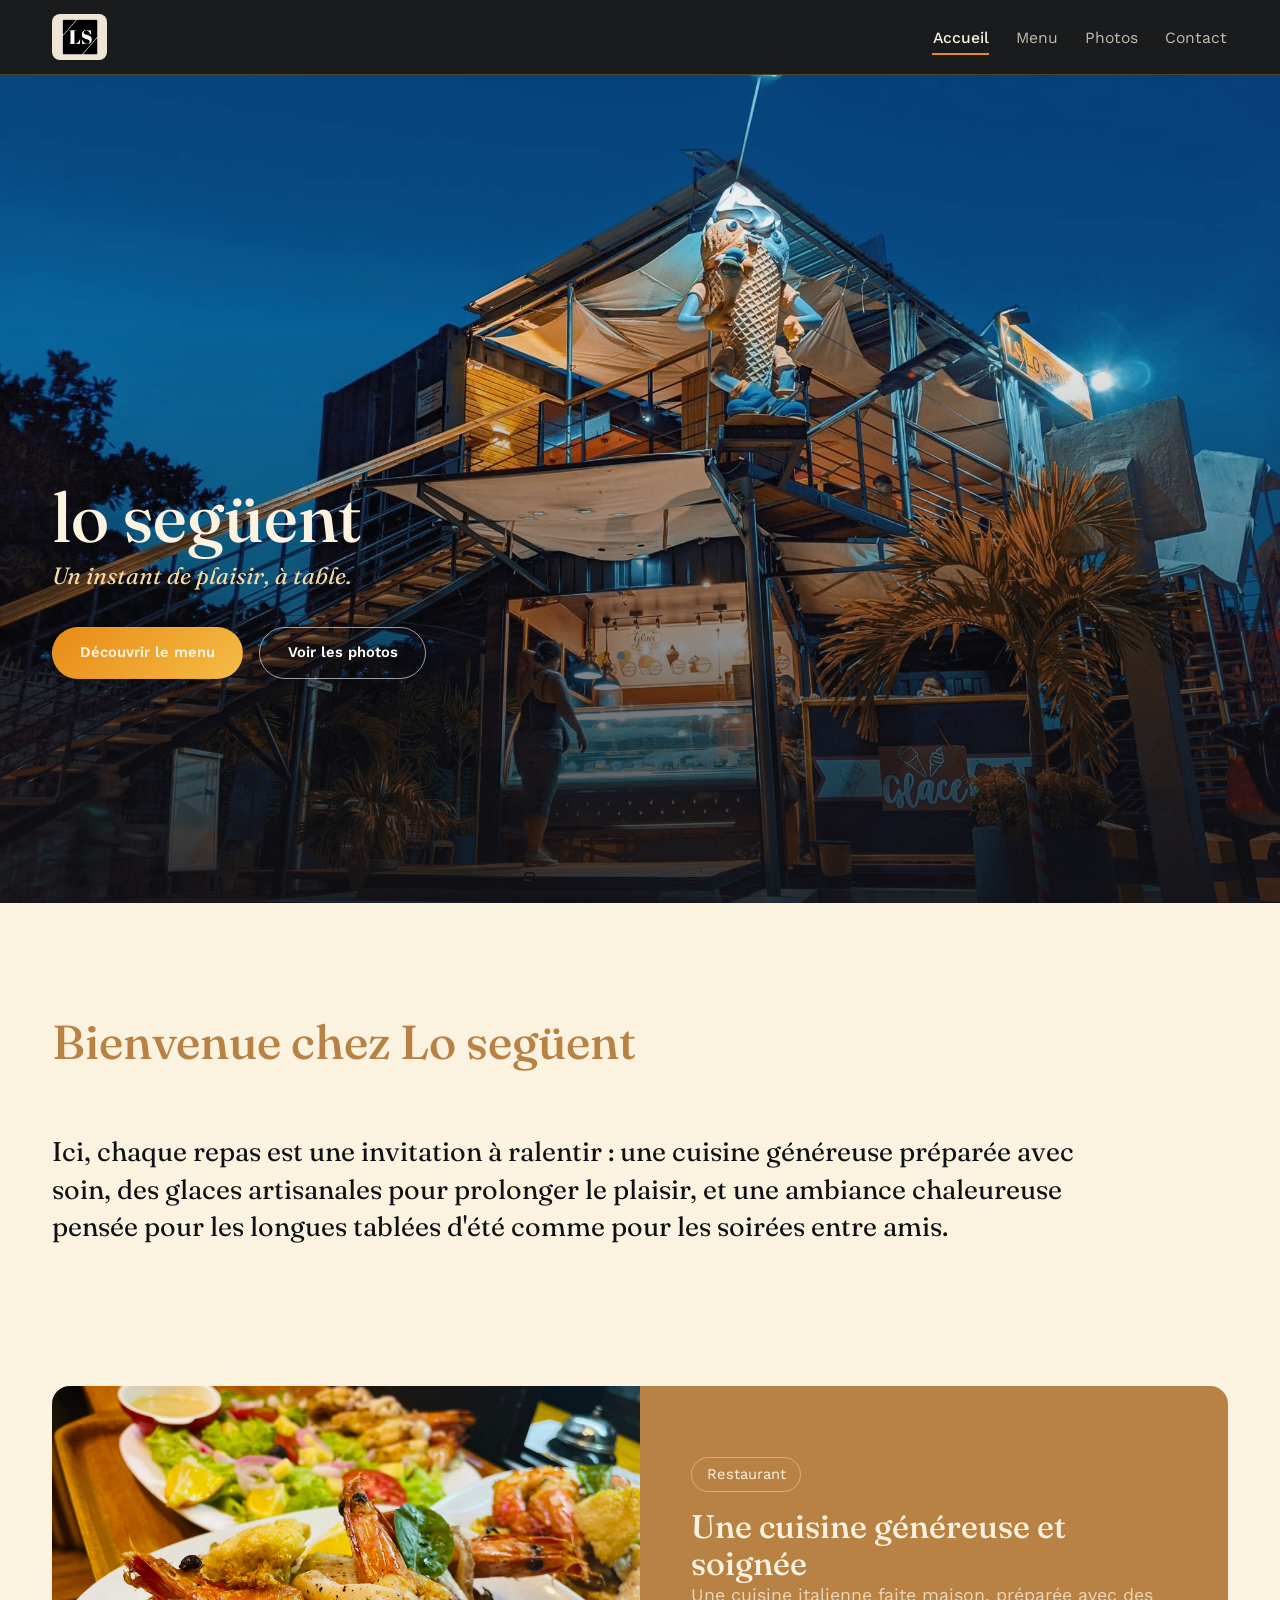
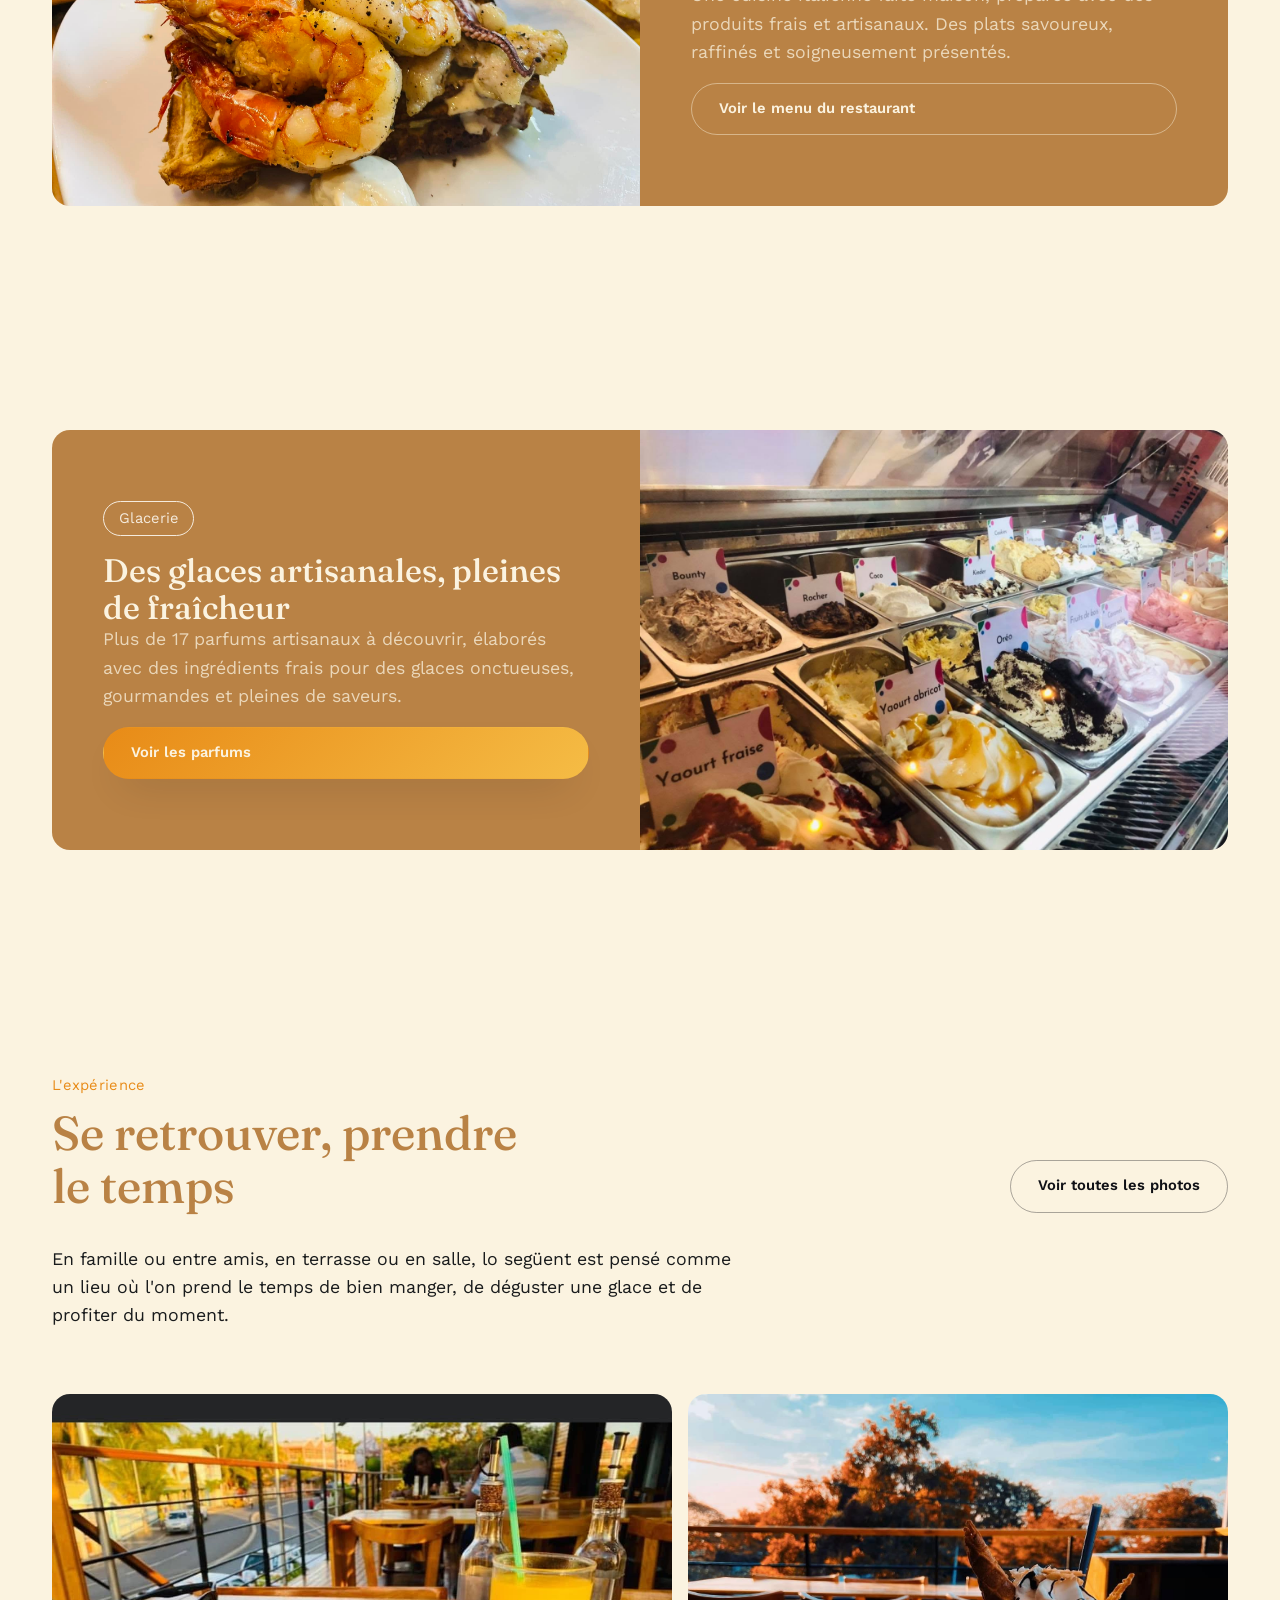
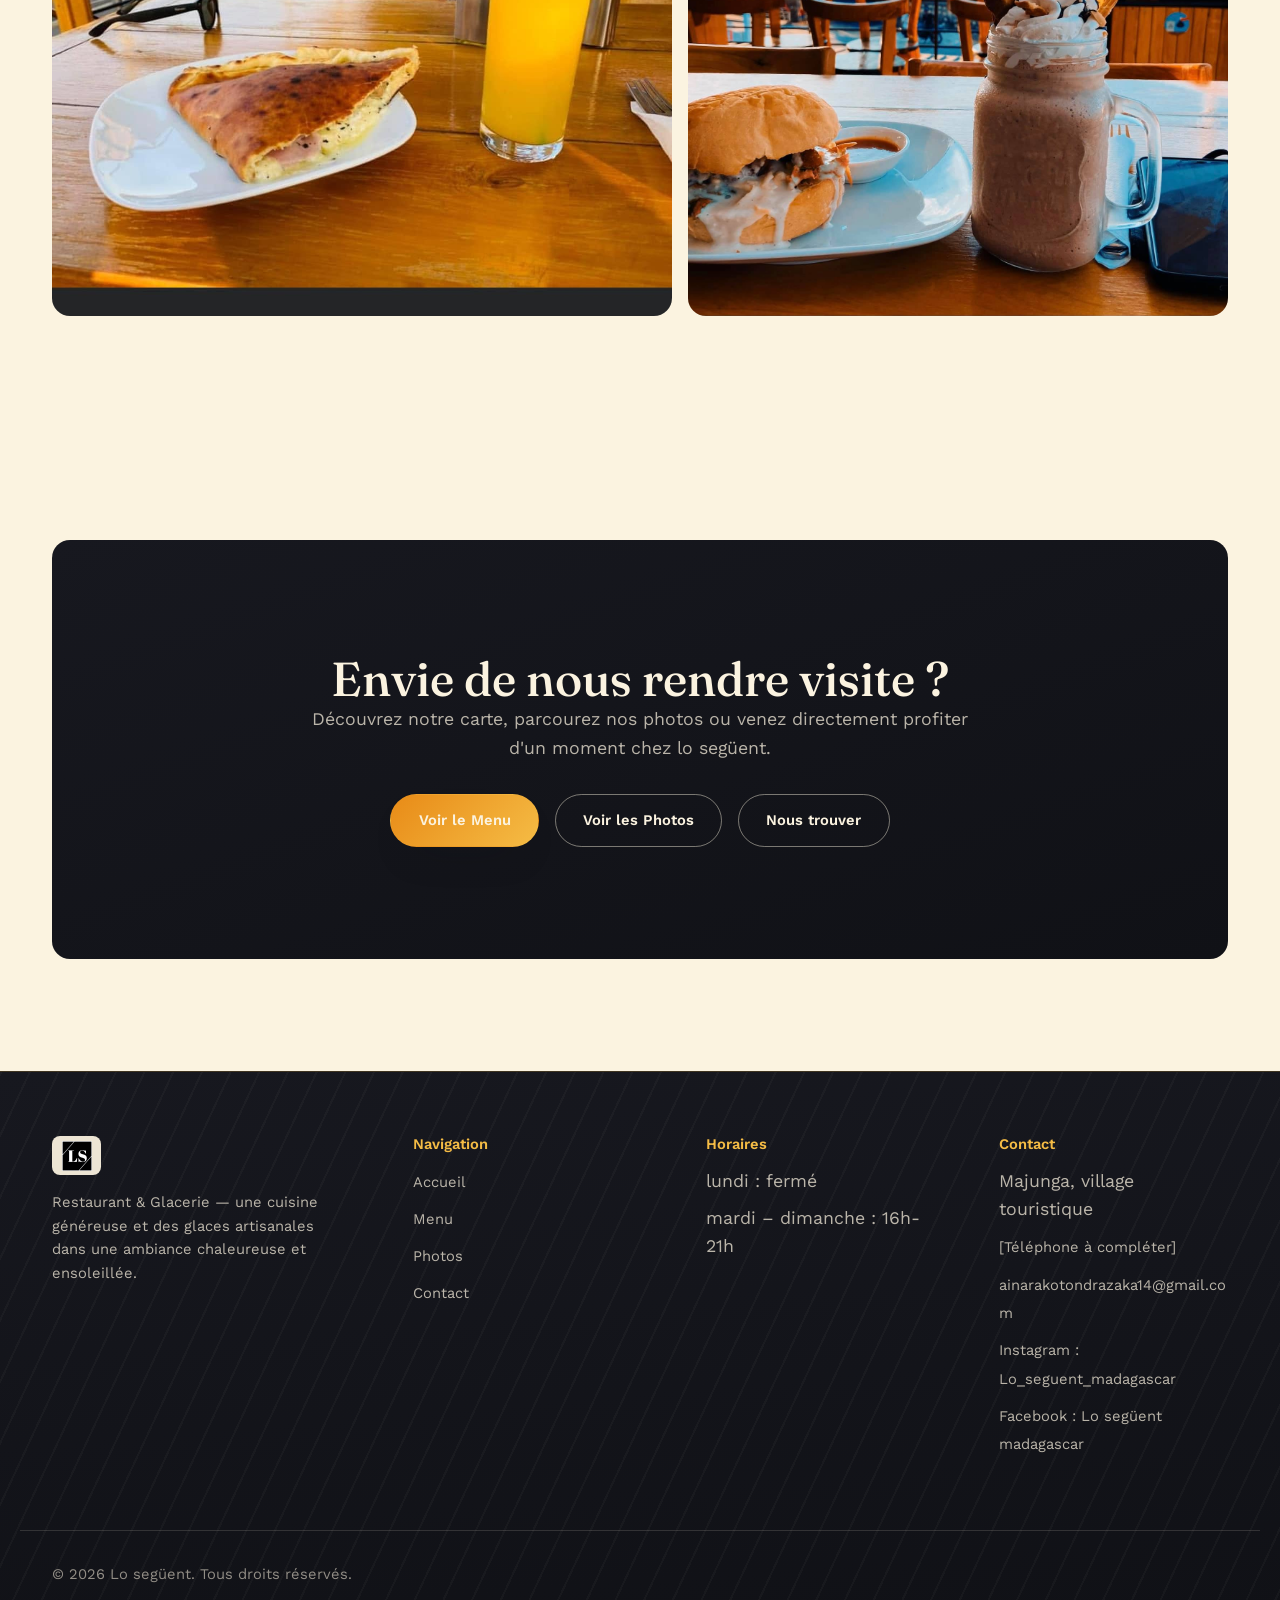
<file: index.html>
<!DOCTYPE html>
<html lang="fr">
<head>
  <meta charset="UTF-8">
  <meta name="viewport" content="width=device-width, initial-scale=1">
  <title>Lo següent— Restaurant & Glacerie</title>
  <meta name="description" content="Lo següent, restaurant et glacerie : cuisine généreuse, glaces artisanales et ambiance chaleureuse et ensoleillée.">
  <link rel="stylesheet" href="assets/css/base.css">
  <link rel="stylesheet" href="assets/css/components.css">
  <link rel="stylesheet" href="assets/css/animations.css">
</head>
<body>

  <div id="navbar"></div>

  <main>
    <div id="hero"></div>
    <div id="intro"></div>
    <div id="restaurantSection"></div>
    <div id="glacerieSection"></div>
    <div id="ambiance"></div>
    <div id="ctaFinal"></div>
  </main>

  <div id="footer"></div>

  <script src="assets/js/data.js"></script>
  <script src="assets/js/layout.js"></script>
  <script src="assets/js/main.js"></script>
  <script src="assets/js/home-render.js"></script>
</body>
</html>
</file>
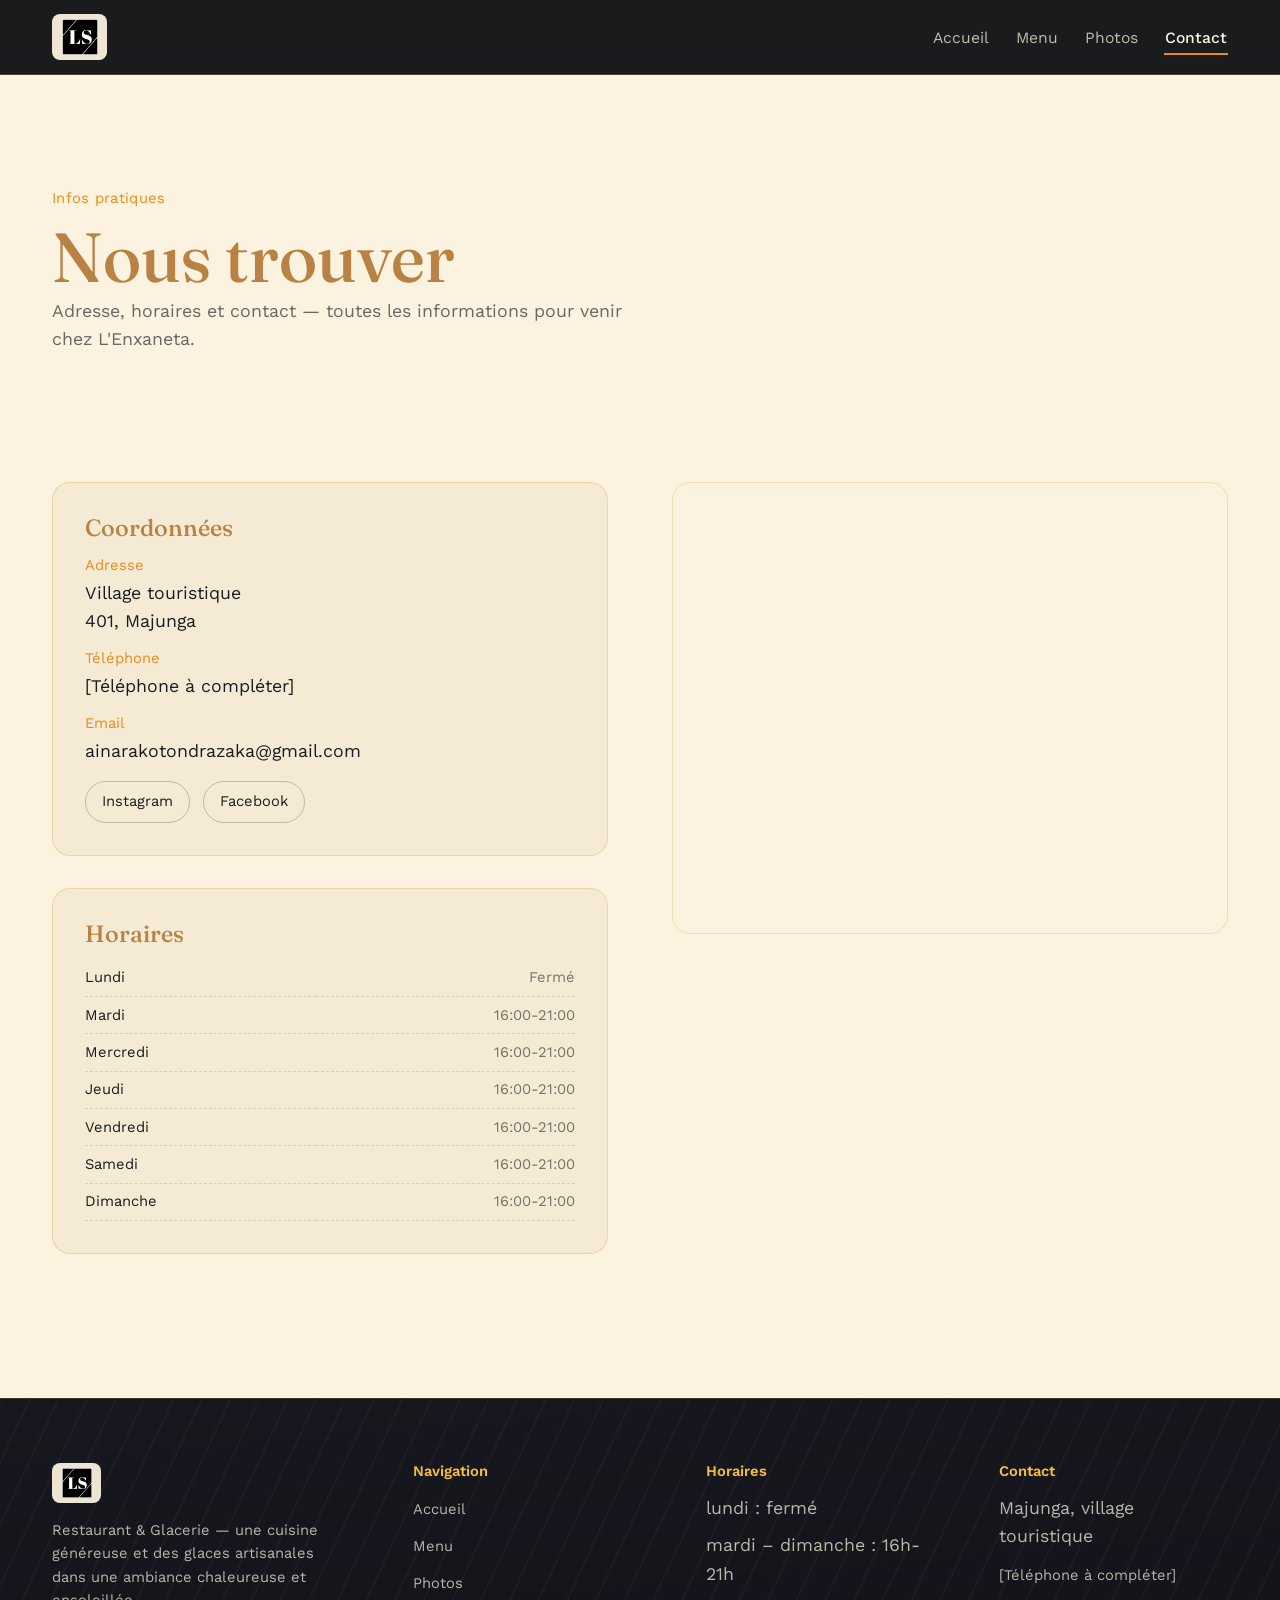
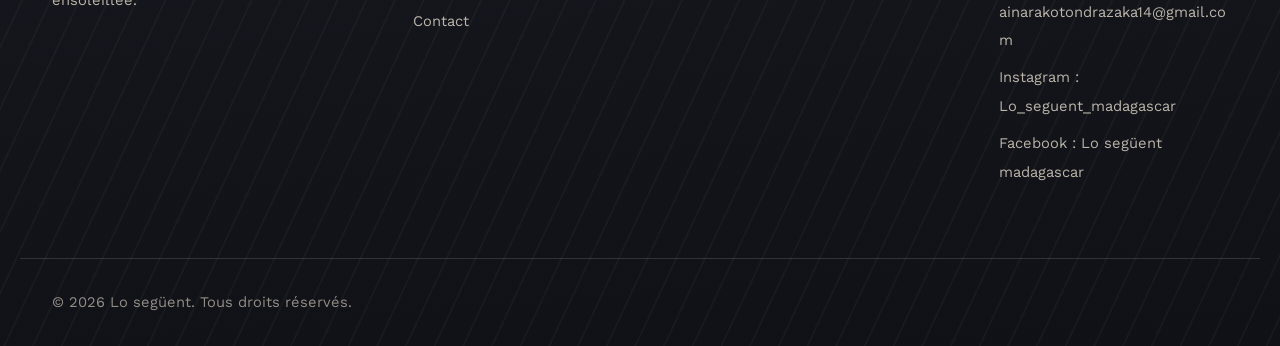
<file: contact.html>
<!DOCTYPE html>
<html lang="fr">
<head>
  <meta charset="UTF-8">
  <meta name="viewport" content="width=device-width, initial-scale=1">
  <title>Contact — L'Enxaneta</title>
  <meta name="description" content="Adresse, horaires, téléphone et localisation de L'Enxaneta.">
  <link rel="stylesheet" href="assets/css/base.css">
  <link rel="stylesheet" href="assets/css/components.css">
  <link rel="stylesheet" href="assets/css/animations.css">
</head>
<body>

  <div id="navbar"></div>

  <main>
    <section style="padding-bottom:0;">
      <div class="container">
        <p class="eyebrow">Infos pratiques</p>
        <h1 style="max-width:14ch">Nous trouver</h1>
        <p style="max-width:52ch;color:#5B4A3B">
          Adresse, horaires et contact — toutes les informations pour venir chez L'Enxaneta.
        </p>
      </div>
    </section>

    <section>
      <div class="container contact-grid">
        <div id="contactInfo"></div>
        <div id="contactMap"></div>
      </div>
    </section>
  </main>

  <div id="footer"></div>

  <script src="assets/js/data.js"></script>
  <script src="assets/js/layout.js"></script>
  <script src="assets/js/main.js"></script>
  <script src="assets/js/contact-render.js"></script>
</body>
</html>
</file>
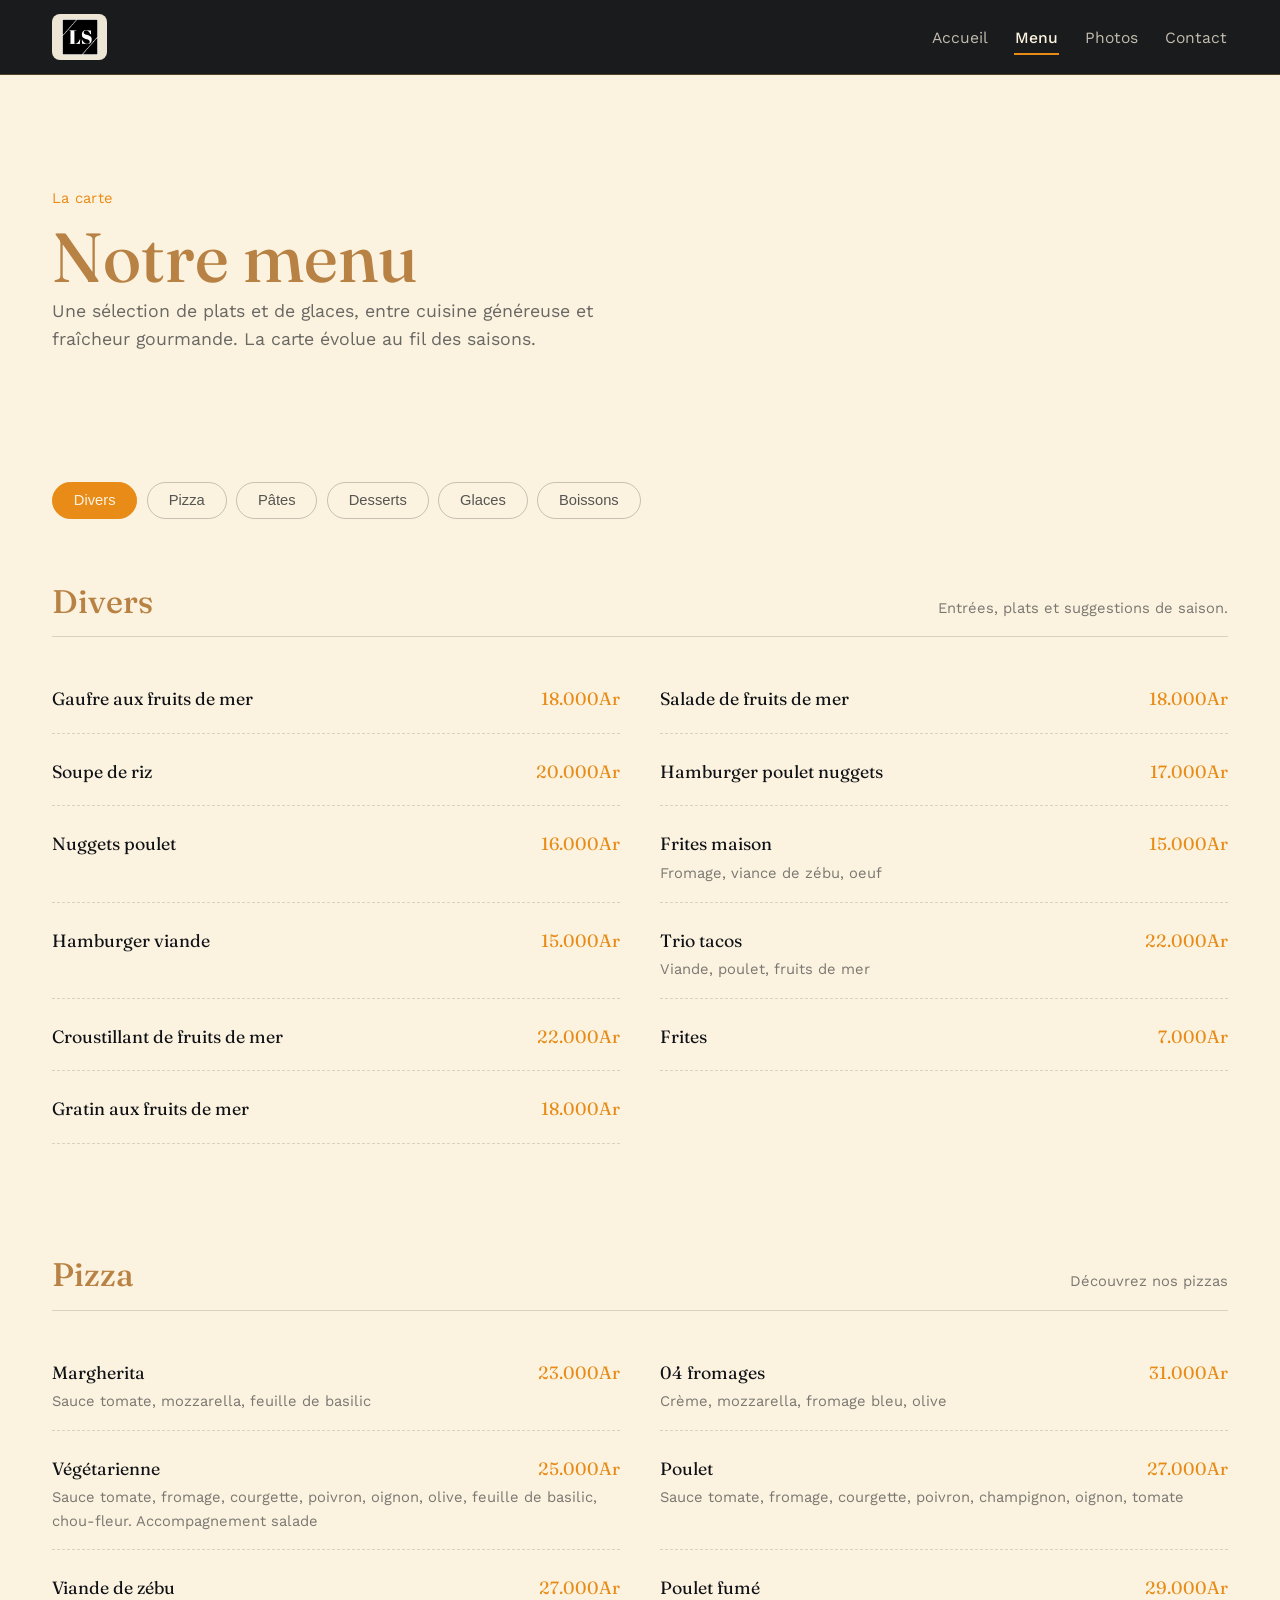
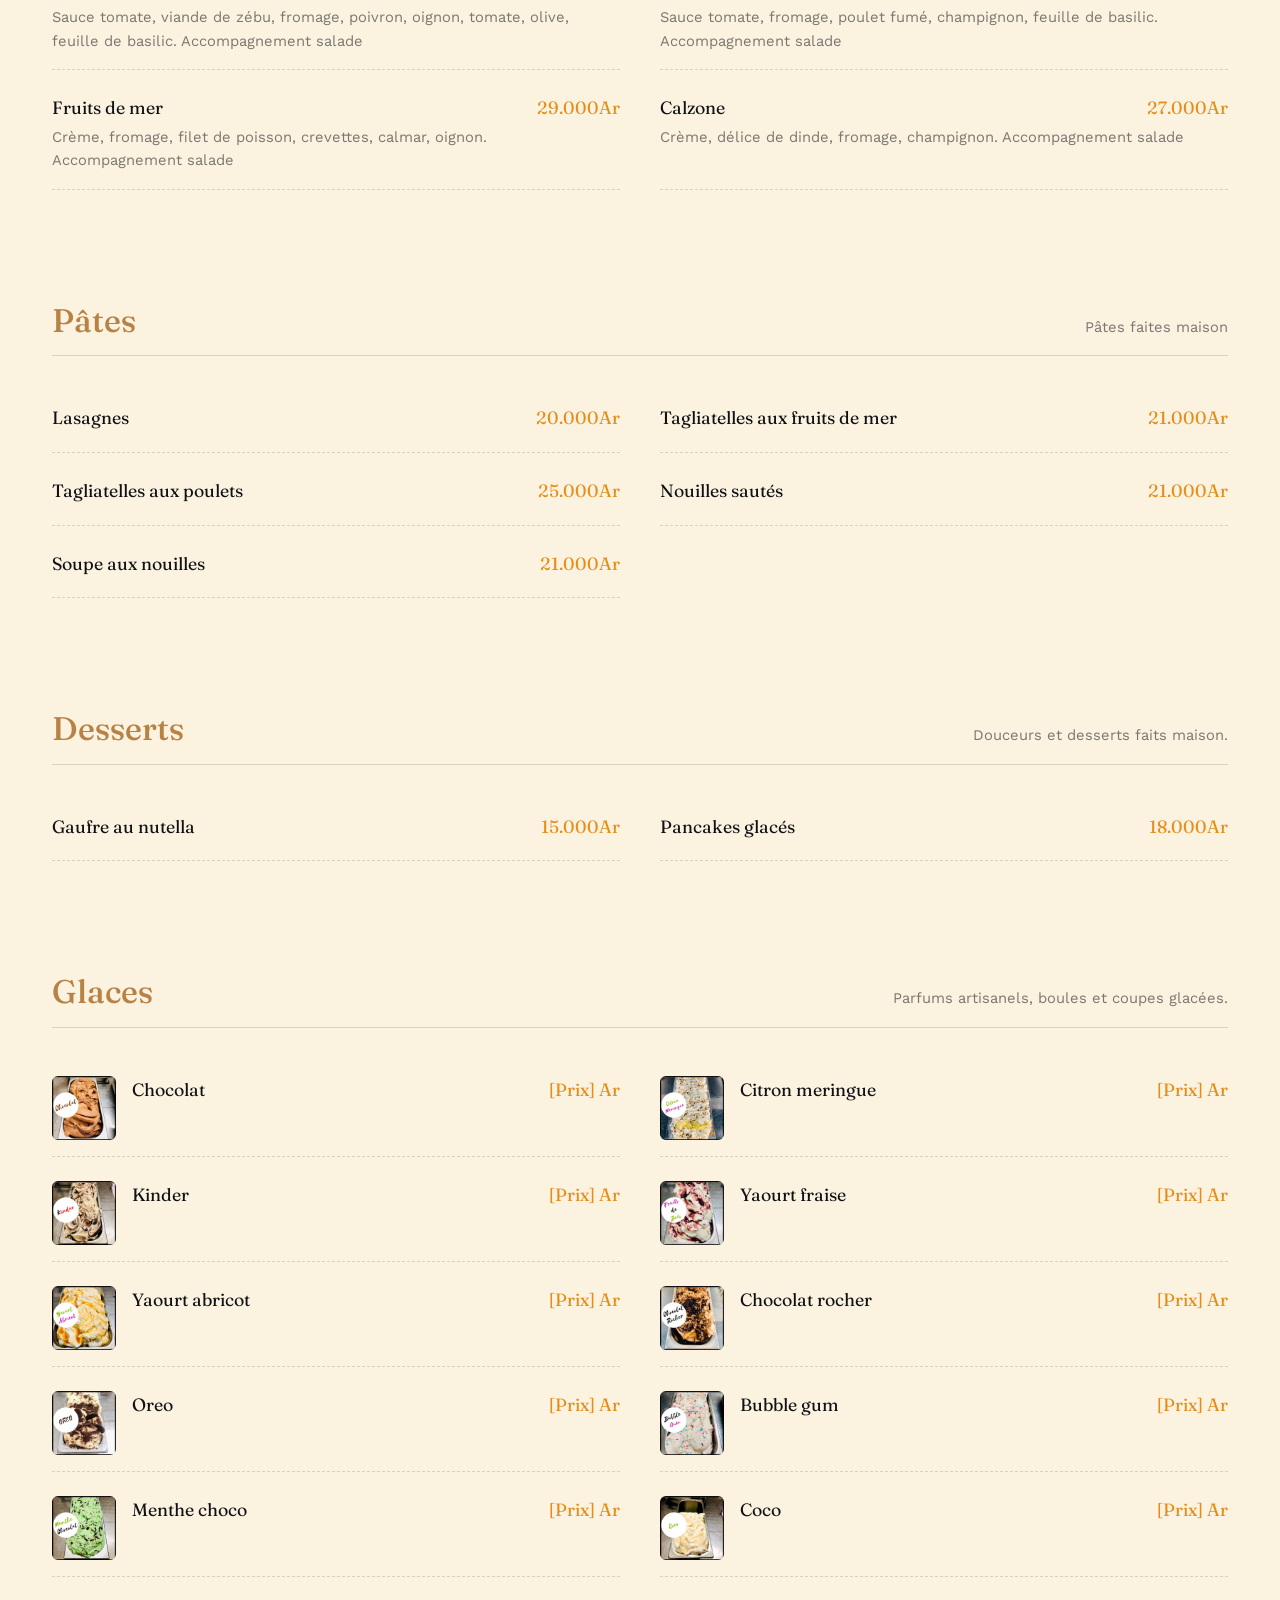
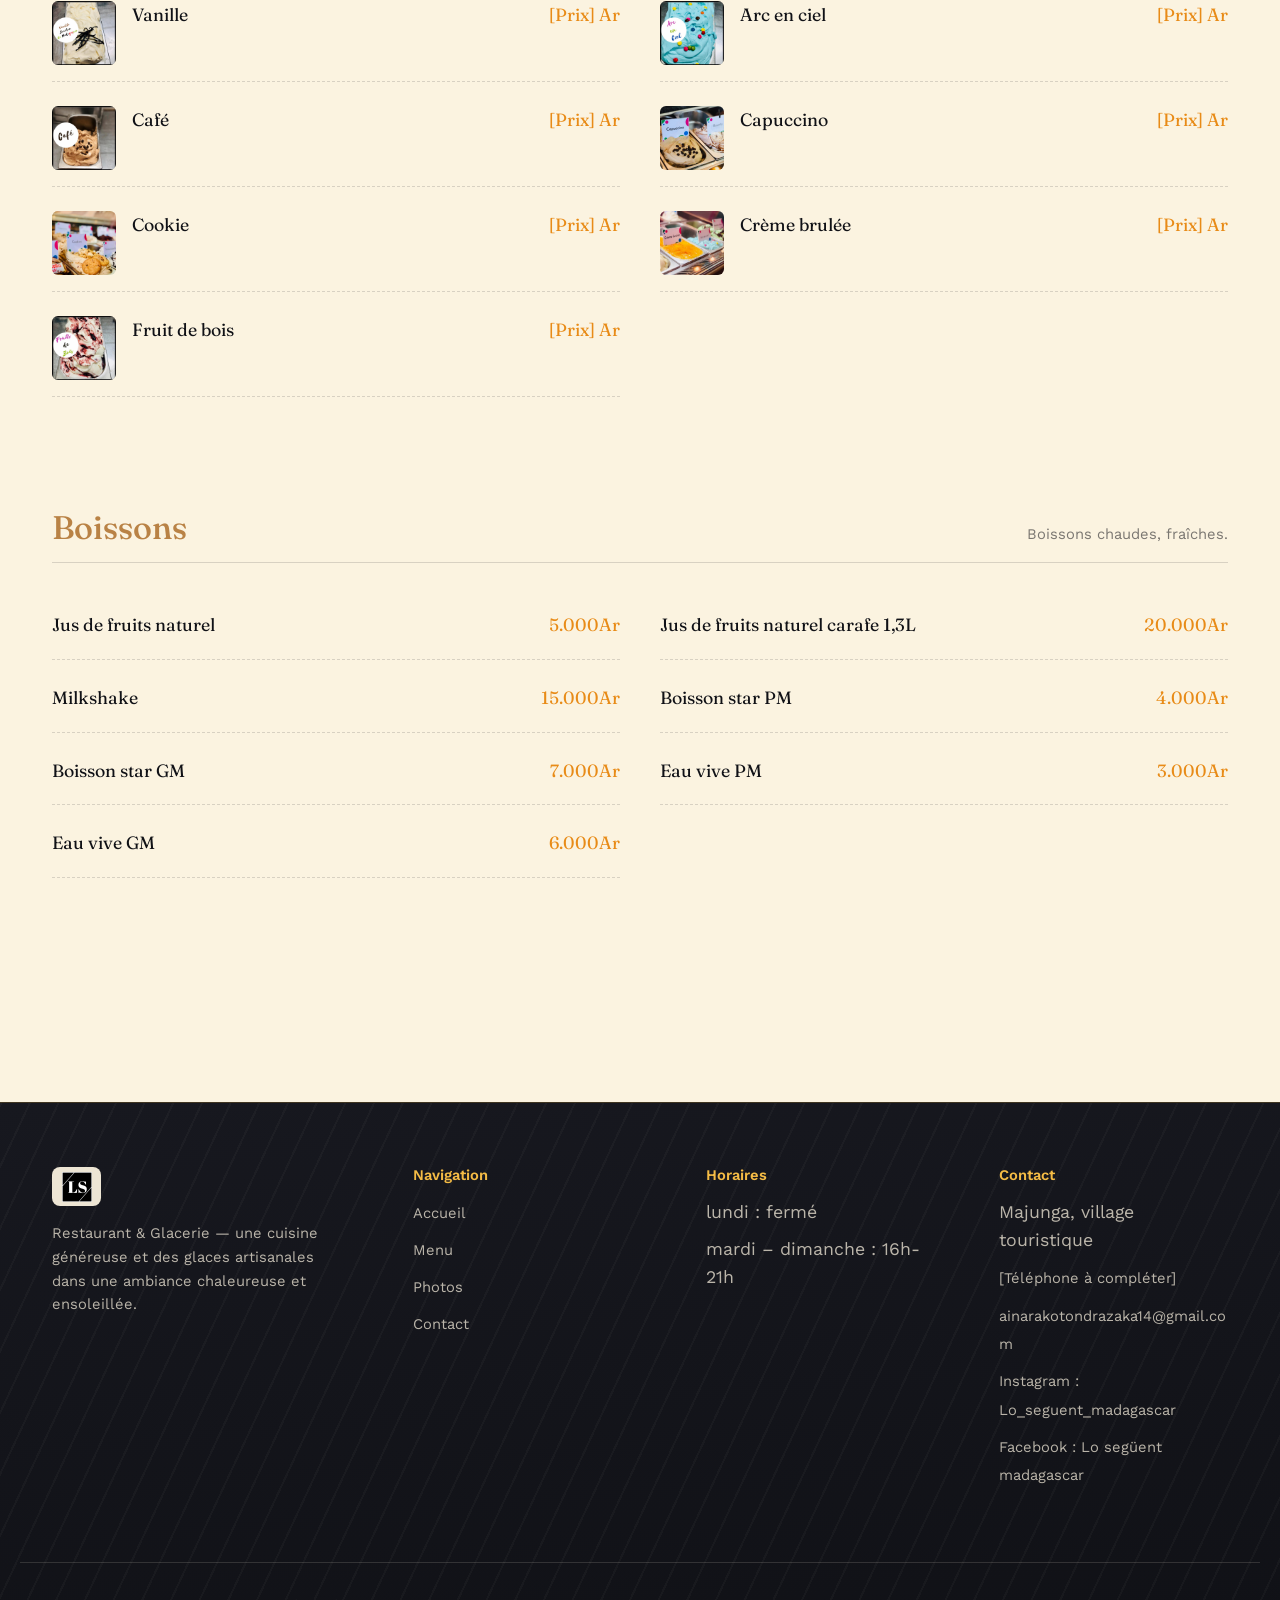
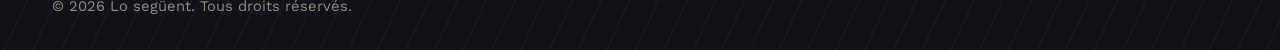
<file: menu.html>
<!DOCTYPE html>
<html lang="fr">
<head>
  <meta charset="UTF-8">
  <meta name="viewport" content="width=device-width, initial-scale=1">
  <title>Menu — L'Enxaneta</title>
  <meta name="description" content="Découvrez la carte de L'Enxaneta : restaurant, desserts, glaces et boissons.">
  <link rel="stylesheet" href="assets/css/base.css">
  <link rel="stylesheet" href="assets/css/components.css">
  <link rel="stylesheet" href="assets/css/animations.css">
</head>
<body>

  <div id="navbar"></div>

  <main>
    <section style="padding-bottom: 0;">
      <div class="container">
        <p class="eyebrow">La carte</p>
        <h1 style="max-width:14ch">Notre menu</h1>
        <p style="max-width:52ch;color:#5B4A3B">
          Une sélection de plats et de glaces, entre cuisine généreuse et fraîcheur gourmande.
          La carte évolue au fil des saisons.
        </p>
      </div>
    </section>

    <section>
      <div class="container">
        <div class="menu-tabs" id="menuTabs"></div>
        <div id="menuContent"></div>
      </div>
    </section>
  </main>

  <div id="footer"></div>

  <script src="assets/js/data.js"></script>
  <script src="assets/js/layout.js"></script>
  <script src="assets/js/main.js"></script>
  <script src="assets/js/menu-render.js"></script>
</body>
</html>
</file>
<file: assets/css/base.css>
@import url('https://fonts.googleapis.com/css2?family=Fraunces:ital,opsz,wght@0,9..144,400;0,9..144,500;0,9..144,600;1,9..144,500&family=Work+Sans:wght@400;500;600&display=swap');

/* =========================================================
   PALETTE — répartition conseillée
   ---------------------------------------------------------
   45 %  Crème vanillé ....... #FBF3E0  (fond dominant)
   25 %  Noir profond ........ #101116  (navbar, footer, hero,
                                          CTA, panneau Restaurant)
   20 %  Orange chaleureux ... #E88B17  (accent principal :
                                          boutons, tags, liens)
    7 %  Or doré ............. #F5BC45  (accent secondaire :
                                          survols, dégradés)
    3 %  Bleu glacier ........ #36B5D0  (touche rare, réservée
                                          à la Glacerie)
   ========================================================= */

*, *::before, *::after { box-sizing: border-box; }
html { scroll-behavior: smooth; overflow-x: hidden; }

body {
  margin: 0;
  background: #FBF3E0;
  color: #191B1C;
  font-family: "Work Sans", "Segoe UI", Helvetica, Arial, sans-serif;
  font-size: clamp(1rem, 0.95rem + 0.2vw, 1.125rem);
  line-height: 1.6;
  -webkit-font-smoothing: antialiased;
  overflow-x: hidden;
  width: 100%;
}

img, iframe, video, svg { max-width: 100%; display: block; }

h1, h2, h3, h4 {
  font-family: "Fraunces", "Iowan Old Style", "Palatino Linotype", Georgia, serif;
  font-weight: 500;
  line-height: 1.12;
  margin: 0 0 0rem;
  color: #B98245;
}
h1 { font-size: clamp(2.8rem, 2.1rem + 2.8vw, 4.6rem); }
h2 { font-size: clamp(2.1rem, 1.7rem + 1.6vw, 3.1rem); }
h3 { font-size: clamp(1.6rem, 1.4rem + 0.8vw, 2.1rem); }
h4 { font-size: clamp(1.25rem, 1.15rem + 0.4vw, 1.5rem); }

p { margin: 0 0 1rem; max-width: 62ch; overflow-wrap: break-word; }
a { color: inherit; text-decoration: none; overflow-wrap: break-word; }

.container {
  max-width: 1240px;
  margin: 0 auto;
  padding: 0 2rem;
  width: 100%;
}

.eyebrow {
  font-family: "Work Sans", "Segoe UI", Helvetica, Arial, sans-serif;
  font-size: clamp(0.83rem, 0.8rem + 0.15vw, 0.95rem);
  color: #E88B17;
  letter-spacing: 0.02em;
  margin-bottom: 0.5rem;
}

section { padding: 7rem 0; }
@media (max-width: 640px) {
  section { padding: 4rem 0; }
  .container { padding: 0 1.25rem; }
}

:focus-visible {
  outline: 2px solid #E88B17;
  outline-offset: 3px;
}

/* Patch : ces pages ont un style inline color:#5B4A3B codé en dur dans le
   HTML (hérité d'un ancien thème), qui ne correspond plus à la palette
   actuelle. On le surcharge ici puisque seuls les CSS sont à modifier. */
p[style*="#5B4A3B"] { color: rgba(16,17,22,0.62) !important; }

@media (prefers-reduced-motion: reduce) {
  *, *::before, *::after {
    animation-duration: 0.001ms !important;
    animation-iteration-count: 1 !important;
    transition-duration: 0.001ms !important;
    scroll-behavior: auto !important;
  }
}
/* =========================================================
   NAVBAR — pas de menu hamburger, liens toujours visibles
   ========================================================= */
.navbar {
  position: sticky;
  top: 0;
  z-index: 100;
  width: 100%;
  background: #191B1C;
  backdrop-filter: blur(10px) saturate(1.1);
  border-bottom: 1px solid rgba(245, 188, 69, 0.25);
  transition: box-shadow 220ms cubic-bezier(.22,.61,.36,1), padding 220ms cubic-bezier(.22,.61,.36,1);
}
.navbar.is-scrolled { box-shadow: 0 10px 30px -18px rgba(0,0,0,0.55); }

.navbar__inner {
  max-width: 1240px;
  margin: 0 auto;
  padding: 0.9rem clamp(1rem, 3vw, 2rem);
  display: flex;
  align-items: center;
  justify-content: space-between;
  gap: clamp(0.75rem, 2vw, 2rem);
}

.navbar__logo {
  flex: 0 0 auto;
  display: inline-flex;
  padding: 0.3rem 0.6rem;
  border-radius: 8px;
  background: rgba(251, 243, 224, 0.94);
}
.navbar__logo img { height: clamp(26px, 3.6vw, 36px); width: auto; display: block; }

.navbar__nav {
  display: flex;
  gap: clamp(0.6rem, 2vw, 2rem);
  list-style: none;
  margin: 0;
  padding: 0;
  flex-wrap: nowrap;
}

.navbar__nav a {
  position: relative;
  font-size: clamp(0.78rem, 1.4vw, 0.98rem);
  white-space: nowrap;
  padding: 0.3rem 0.05rem;
  color: rgba(251,243,224,0.75);
  transition: color 220ms cubic-bezier(.22,.61,.36,1);
}
.navbar__nav a::after {
  content: "";
  position: absolute;
  left: 0; right: 100%;
  bottom: -3px;
  height: 1.5px;
  background: #E88B17;
  transition: right 480ms cubic-bezier(.22,.61,.36,1);
}
.navbar__nav a:hover, .navbar__nav a:focus-visible { color: #FBF3E0; }
.navbar__nav a:hover::after, .navbar__nav a:focus-visible::after,
.navbar__nav a.is-active::after { right: 0; }
.navbar__nav a.is-active { color: #FBF3E0; font-weight: 500; }

@media (max-width: 480px) {
  .navbar__nav { gap: 0.55rem; }
  .navbar__nav a { font-size: 0.72rem; }
}

/* =========================================================
   FOOTER
   ========================================================= */
.footer {
  background: linear-gradient(175deg, #17181F 0%, #101116 100%);
  border-top: 1px solid rgba(245, 188, 69, 0.2);
  padding: 4rem 0 2rem;
  position: relative;
}
.footer::before {
  content: "";
  position: absolute; inset: 0;
  background: repeating-linear-gradient(115deg, rgba(251,243,224,0.03) 0 2px, transparent 2px 26px);
  pointer-events: none;
}
.footer__grid {
  display: grid;
  grid-template-columns: 1.3fr 1fr 1fr 1fr;
  gap: 4rem;
  position: relative;
}
.footer__grid > * { min-width: 0; }
@media (max-width: 800px) {
  .footer__grid { grid-template-columns: 1fr 1fr; gap: 2rem; }
}
@media (max-width: 480px) {
  .footer__grid { grid-template-columns: 1fr; }
}

.footer__logo {
  display: inline-flex;
  padding: 0.3rem 0.6rem;
  border-radius: 8px;
  background: rgba(251, 243, 224, 0.94);
  margin-bottom: 1rem;
}
.footer__logo img { height: 30px; display: block; }
.footer__blurb { color: rgba(251,243,224,0.72); font-size: clamp(0.83rem, 0.8rem + 0.15vw, 0.95rem); max-width: 32ch; }

.footer h4 {
  font-family: "Work Sans", "Segoe UI", Helvetica, Arial, sans-serif;
  font-size: clamp(0.83rem, 0.8rem + 0.15vw, 0.95rem);
  font-weight: 600;
  color: #F5BC45;
  margin-bottom: 0.9rem;
}
.footer ul { list-style: none; margin: 0; padding: 0; }
.footer li { margin-bottom: 0.55rem; color: rgba(251,243,224,0.72); word-break: break-word; }
.footer a { color: rgba(251,243,224,0.72); font-size: clamp(0.83rem, 0.8rem + 0.15vw, 0.95rem); transition: color 220ms; word-break: break-word; }
.footer a:hover { color: #E88B17; }

.footer__bottom {
  margin-top: 4rem;
  padding-top: 2rem;
  border-top: 1px solid rgba(251, 243, 224, 0.14);
  display: flex;
  justify-content: space-between;
  flex-wrap: wrap;
  gap: 0.5rem;
  font-size: clamp(0.83rem, 0.8rem + 0.15vw, 0.95rem);
  color: rgba(251,243,224,0.55);
  position: relative;
}
</file>
<file: assets/css/components.css>
/* =========================================================
   BOUTONS / CTA
   ========================================================= */
.btn {
  display: inline-flex;
  align-items: center;
  gap: 0.6rem;
  padding: 0.85rem 1.7rem;
  border-radius: 999px;
  font-family: "Work Sans", "Segoe UI", Helvetica, Arial, sans-serif;
  font-size: clamp(0.83rem, 0.8rem + 0.15vw, 0.95rem);
  font-weight: 600;
  border: 1px solid transparent;
  cursor: pointer;
  transition: transform 220ms cubic-bezier(.22,.61,.36,1), background 220ms cubic-bezier(.22,.61,.36,1), box-shadow 220ms cubic-bezier(.22,.61,.36,1);
}
.btn:hover { transform: translateY(-2px); }

.btn--solid {
  background: linear-gradient(135deg, #E88B17, #F5BC45);
  color: #FBF3E0;
  box-shadow: 0 18px 40px -22px rgba(16,17,22,0.45);
}
.btn--solid:hover { box-shadow: 0 22px 40px -18px rgba(232,139,23,0.5); }

/* Par défaut le fond dominant du site est crème (clair) : le bouton
   "outline" est donc sombre par défaut. Les zones en noir profond
   (Restaurant, CTA finale) ont leur propre variante claire plus bas. */
.btn--outline {
  background: transparent;
  border-color: rgba(16,17,22,0.35);
  color: #101116;
}
.btn--outline:hover { background: #101116; color: #FBF3E0; }

/* =========================================================
   HERO
   ========================================================= */
.hero {
  position: relative;
  min-height: min(92vh, 900px);
  display: flex;
  align-items: flex-end;
  overflow: hidden;
  padding-top: 0;
}
.hero__media {
  position: absolute; inset: 0;
  background-size: cover;
  background-position: center;
}
.hero__media::after {
  content: "";
  position: absolute; inset: 0;
  background: linear-gradient(0deg, rgba(16,17,22,0.82) 0%, rgba(16,17,22,0.32) 45%, rgba(16,17,22,0.06) 70%);
}
.hero__content {
  position: relative;
  z-index: 2;
  color: #FBF3E0;
  padding: 4rem 2rem 7rem;
  max-width: 1240px;
  margin: 0 auto;
  width: 100%;
}
.hero__logo {
  display: inline-block;
  margin-bottom: 2rem;
  padding: 0.55rem 1rem;
  border-radius: 10px;
  background: rgba(251, 243, 224, 0.9);
  backdrop-filter: blur(6px);
}
.hero__logo img { height: clamp(26px, 3.5vw, 40px); width: auto; display: block; }
.hero__title { font-size: clamp(2.8rem, 2.1rem + 2.8vw, 4.6rem); color: #FBF3E0; max-width: 14ch; }
.hero__tagline { font-size: clamp(1.25rem, 1.15rem + 0.4vw, 1.5rem); color: #F5D9A3; max-width: 34ch; margin-bottom: 2rem; font-family: "Fraunces", "Iowan Old Style", "Palatino Linotype", Georgia, serif; font-style: italic; font-weight: 400; }
.hero__actions { display: flex; gap: 1rem; flex-wrap: wrap; }

/* =========================================================
   INTRO / PRESENTATION
   ========================================================= */
.intro {
  display: grid;
  grid-template-columns: 1fr;
  gap: 4rem;
  align-items: center;
  margin-bottom: -100px; /* pour que le bloc suivant (split) remonte un peu et se superpose */
}
@media (max-width: 800px) { .intro { grid-template-columns: 1fr; } }
.intro__mark {
  width: 74px; height: 74px;
  border-radius: 62% 38% 55% 45% / 45% 55% 45% 55%;
  background: linear-gradient(135deg, #E88B17, #F5BC45);
  margin-bottom: 2rem;
}
.intro__text { font-size: 27px; font-family: "Fraunces", "Iowan Old Style", "Palatino Linotype", Georgia, serif; font-weight: 400; line-height: 1.4; color: #101116; }

/* =========================================================
   SECTIONS RESTAURANT / GLACERIE
   Restaurant : noir profond, gastronomique.
   Glacerie : reste claire (crème), avec le bleu glacier comme
   unique touche d'identité — c'est la seule zone du site où
   cette couleur apparaît, comme prévu par la répartition (3 %).
   ========================================================= */
.split {
  display: grid;
  grid-template-columns: 1fr 1fr;
  gap: 0rem;
  align-items: stretch;
  border-radius: 18px;
  overflow: hidden;
}
@media (max-width: 860px) { .split { grid-template-columns: 1fr; } }
.split--reverse { direction: rtl; }
.split--reverse > * { direction: ltr; }

.split__media { position: relative; min-height: 420px; background-size: cover; background-position: center; }
.split__text {
  padding: 4rem clamp(1.5rem, 4vw, 4rem);
  display: flex;
  flex-direction: column;
  justify-content: center;
}
.split__text--resto { background: #B98245; }
.split__text--ice   { background: #B98245; }

.split__text--resto h3 { color: #FBF3E0; }
.split__text--resto p  { color: rgba(251,243,224,0.75); }
.split__text--resto .btn--outline {
  border-color: rgba(251,243,224,0.45);
  color: #FBF3E0;
}
.split__text--ice h3 { color: #FBF3E0; }
.split__text--ice p  { color: rgba(251,243,224,0.75); }
.split__text--ice .btn--outline {
  border-color: rgba(251,243,224,0.45);
  color: #FBF3E0;
}
.split__text--resto .btn--outline:hover { background: #FBF3E0; color: #101116; }

.tag {
  display: inline-block;
  font-size: clamp(0.83rem, 0.8rem + 0.15vw, 0.95rem);
  color: #FBF3E0;
  border: 1px solid rgba(251,243,224,0.4);
  border-radius: 999px;
  padding: 0.3rem 0.9rem;
  margin-bottom: 1rem;
  width: fit-content;
}
/* Glacerie : seule touche de bleu glacier du site */
.tag--ice { color: #F5EBDD; border-color: #F5EBDD; }

/* =========================================================
   AMBIANCE — mosaïque asymétrique
   ========================================================= */
.mosaic {
  display: grid;
  grid-template-columns: 1.15fr 1fr;
  grid-template-rows: minmax(360px, 58vh);
  gap: 1rem;
}
.mosaic > div { border-radius: 18px; overflow: hidden; position: relative; }
.mosaic__img { width: 100%; height: 100%; background-size: cover; background-position: center; transition: transform 480ms cubic-bezier(.22,.61,.36,1); }
.mosaic > div:hover .mosaic__img { transform: scale(1.045); }
@media (max-width: 720px) {
  .mosaic { grid-template-columns: 1fr; grid-template-rows: 260px 260px; }
}

/* =========================================================
   CTA FINAL — noir profond, comme le panneau Restaurant
   ========================================================= */
.cta-final {
  text-align: center;
  background: linear-gradient(160deg, #17181F, #101116);
  color: #FBF3E0;
  border-radius: 18px;
  padding: 7rem 2rem;
}
.cta-final h2 { color: #FBF3E0; }
.cta-final p { color: rgba(251,243,224,0.72); margin-left: auto; margin-right: auto; }
.cta-final .actions { display: flex; justify-content: center; gap: 1rem; flex-wrap: wrap; margin-top: 2rem; }
.cta-final .btn--outline { border-color: rgba(251,243,224,0.45); color: #FBF3E0; }
.cta-final .btn--outline:hover { background: #FBF3E0; color: #101116; }

/* =========================================================
   MENU — page
   ========================================================= */
.menu-tabs {
  display: flex;
  gap: 0.6rem;
  flex-wrap: wrap;
  margin-bottom: 4rem;
}
.menu-tab {
  padding: 0.6rem 1.3rem;
  border-radius: 999px;
  border: 1px solid rgba(16,17,22,0.22);
  font-size: clamp(0.83rem, 0.8rem + 0.15vw, 0.95rem);
  color: rgba(16,17,22,0.7);
  background: transparent;
  cursor: pointer;
  transition: all 220ms cubic-bezier(.22,.61,.36,1);
}
.menu-tab.is-active, .menu-tab:hover { background: #E88B17; color: #FBF3E0; border-color: #E88B17; }

.menu-category { margin-bottom: 7rem; }
.menu-category__head {
  display: flex;
  align-items: baseline;
  justify-content: space-between;
  border-bottom: 1px solid rgba(16,17,22,0.15);
  padding-bottom: 1rem;
  margin-bottom: 2rem;
}
.menu-category__head p { margin: 0; color: rgba(16,17,22,0.55); font-size: clamp(0.83rem, 0.8rem + 0.15vw, 0.95rem); }

.menu-grid { display: grid; grid-template-columns: repeat(2, 1fr); gap: 0.5rem 2.5rem; }
@media (max-width: 720px) { .menu-grid { grid-template-columns: 1fr; } }

.menu-item {
  display: flex;
  gap: 1rem;
  padding: 1rem 0;
  border-bottom: 1px dashed rgba(16,17,22,0.15);
}
.menu-item__photo { width: 64px; height: 64px; border-radius: 6px; object-fit: cover; flex: 0 0 auto; }
.menu-item__body { flex: 1; min-width: 0; }
.menu-item__row { display: flex; justify-content: space-between; gap: 1rem; align-items: baseline; }
.menu-item__name { font-family: "Fraunces", "Iowan Old Style", "Palatino Linotype", Georgia, serif; font-size: clamp(1rem, 0.95rem + 0.2vw, 1.125rem); color: #101116; }
.menu-item__price { font-family: "Fraunces", "Iowan Old Style", "Palatino Linotype", Georgia, serif; font-size: clamp(1rem, 0.95rem + 0.2vw, 1.125rem); color: #E88B17; white-space: nowrap; }
.menu-item__desc { color: rgba(16,17,22,0.55); font-size: clamp(0.83rem, 0.8rem + 0.15vw, 0.95rem); margin: 0.2rem 0 0; }

/* =========================================================
   GALERIE — page Photos
   ========================================================= */
.gallery {
  columns: 4 260px;
  column-gap: 1rem;
}
.gallery figure {
  margin: 0 0 1rem;
  break-inside: avoid;
  border-radius: 18px;
  overflow: hidden;
  position: relative;
  cursor: zoom-in;
}
.gallery img { width: 100%; display: block; transition: transform 480ms cubic-bezier(.22,.61,.36,1), filter 480ms cubic-bezier(.22,.61,.36,1); }
.gallery figure:hover img { transform: scale(1.04); }
.gallery figcaption {
  position: absolute; left: 0; right: 0; bottom: 0;
  padding: 1.6rem 1rem 0.8rem;
  background: linear-gradient(0deg, rgba(16,17,22,0.8), transparent);
  color: #FBF3E0;
  font-size: clamp(0.83rem, 0.8rem + 0.15vw, 0.95rem);
  opacity: 0;
  transform: translateY(6px);
  transition: all 220ms cubic-bezier(.22,.61,.36,1);
}
.gallery figure:hover figcaption { opacity: 1; transform: translateY(0); }

.lightbox {
  position: fixed; inset: 0; z-index: 200;
  background: rgba(16,17,22,0.94);
  display: none;
  align-items: center; justify-content: center;
  padding: 2rem;
}
.lightbox.is-open { display: flex; }
.lightbox img { max-width: min(90vw, 1100px); max-height: 85vh; border-radius: 6px; }
.lightbox__close {
  position: absolute; top: 2rem; right: 2rem;
  color: #FBF3E0; background: none; border: 1px solid rgba(251,243,224,0.4);
  border-radius: 999px; width: 42px; height: 42px; cursor: pointer; font-size: 1.1rem;
}

/* =========================================================
   CONTACT / INFOS
   ========================================================= */
.contact-grid { display: grid; grid-template-columns: 1fr 1fr; gap: 4rem; align-items: start; }
.contact-grid > * { min-width: 0; }
@media (max-width: 860px) { .contact-grid { grid-template-columns: 1fr; gap: 2rem; } }

.info-card {
  background: #F5EAD4;
  border: 1px solid rgba(232,139,23,0.25);
  border-radius: 18px;
  padding: 2rem;
  margin-bottom: 2rem;
  overflow-wrap: break-word;
}
.info-card h3 { font-size: clamp(1.25rem, 1.15rem + 0.4vw, 1.5rem); margin-bottom: 0.8rem; }
.info-card dl { margin: 0; }
.info-card dt { font-size: clamp(0.83rem, 0.8rem + 0.15vw, 0.95rem); color: #E88B17; margin-top: 0.7rem; }
.info-card dd { margin: 0.1rem 0 0; color: #1B1C22; overflow-wrap: break-word; word-break: break-word; }

.social-row { display: flex; gap: 0.8rem; margin-top: 1rem; flex-wrap: wrap; }
.social-row a {
  padding: 0.5rem 1rem;
  border: 1px solid rgba(16,17,22,0.22);
  border-radius: 999px;
  font-size: clamp(0.83rem, 0.8rem + 0.15vw, 0.95rem);
  transition: all 220ms;
}
.social-row a:hover { background: #E88B17; color: #FBF3E0; }

.map-frame { border-radius: 18px; overflow: hidden; border: 1px solid rgba(232,139,23,0.25); width: 100%; max-width: 100%; }
.map-frame iframe { width: 100% !important; max-width: 100% !important; display: block; border: 0; }

.hours-table { width: 100%; border-collapse: collapse; }
.hours-table td { padding: 0.4rem 0; border-bottom: 1px dashed rgba(16,17,22,0.13); font-size: clamp(0.83rem, 0.8rem + 0.15vw, 0.95rem); }
.hours-table td:last-child { text-align: right; color: rgba(16,17,22,0.55); }

.placeholder-note {
  font-size: clamp(0.83rem, 0.8rem + 0.15vw, 0.95rem);
  color: #B5690A;
  background: rgba(232,139,23,0.1);
  border: 1px dashed rgba(232,139,23,0.4);
  border-radius: 6px;
  padding: 0.7rem 1rem;
  margin-top: 1rem;
}
</file>
<file: assets/css/animations.css>
/* =========================================================
   ANIMATIONS — subtiles et premium uniquement
   ========================================================= */

[data-reveal] {
  opacity: 0;
  transform: translateY(18px);
  transition: opacity 900ms cubic-bezier(.22,.61,.36,1), transform 900ms cubic-bezier(.22,.61,.36,1);
}
[data-reveal].is-visible {
  opacity: 1;
  transform: translateY(0);
}

[data-reveal-group] > * { transition-delay: calc(var(--i, 0) * 90ms); }

.hero__logo, .hero__title, .hero__tagline, .hero__actions {
  opacity: 0;
  animation: hero-in 900ms cubic-bezier(.22,.61,.36,1) forwards;
}
.hero__logo { animation-delay: 80ms; }
.hero__title { animation-delay: 220ms; }
.hero__tagline { animation-delay: 380ms; }
.hero__actions { animation-delay: 520ms; }

@keyframes hero-in {
  from { opacity: 0; transform: translateY(14px); }
  to   { opacity: 1; transform: translateY(0); }
}

@media (prefers-reduced-motion: reduce) {
  [data-reveal] { opacity: 1; transform: none; }
  .hero__logo, .hero__title, .hero__tagline, .hero__actions { opacity: 1; animation: none; }
}
</file>
